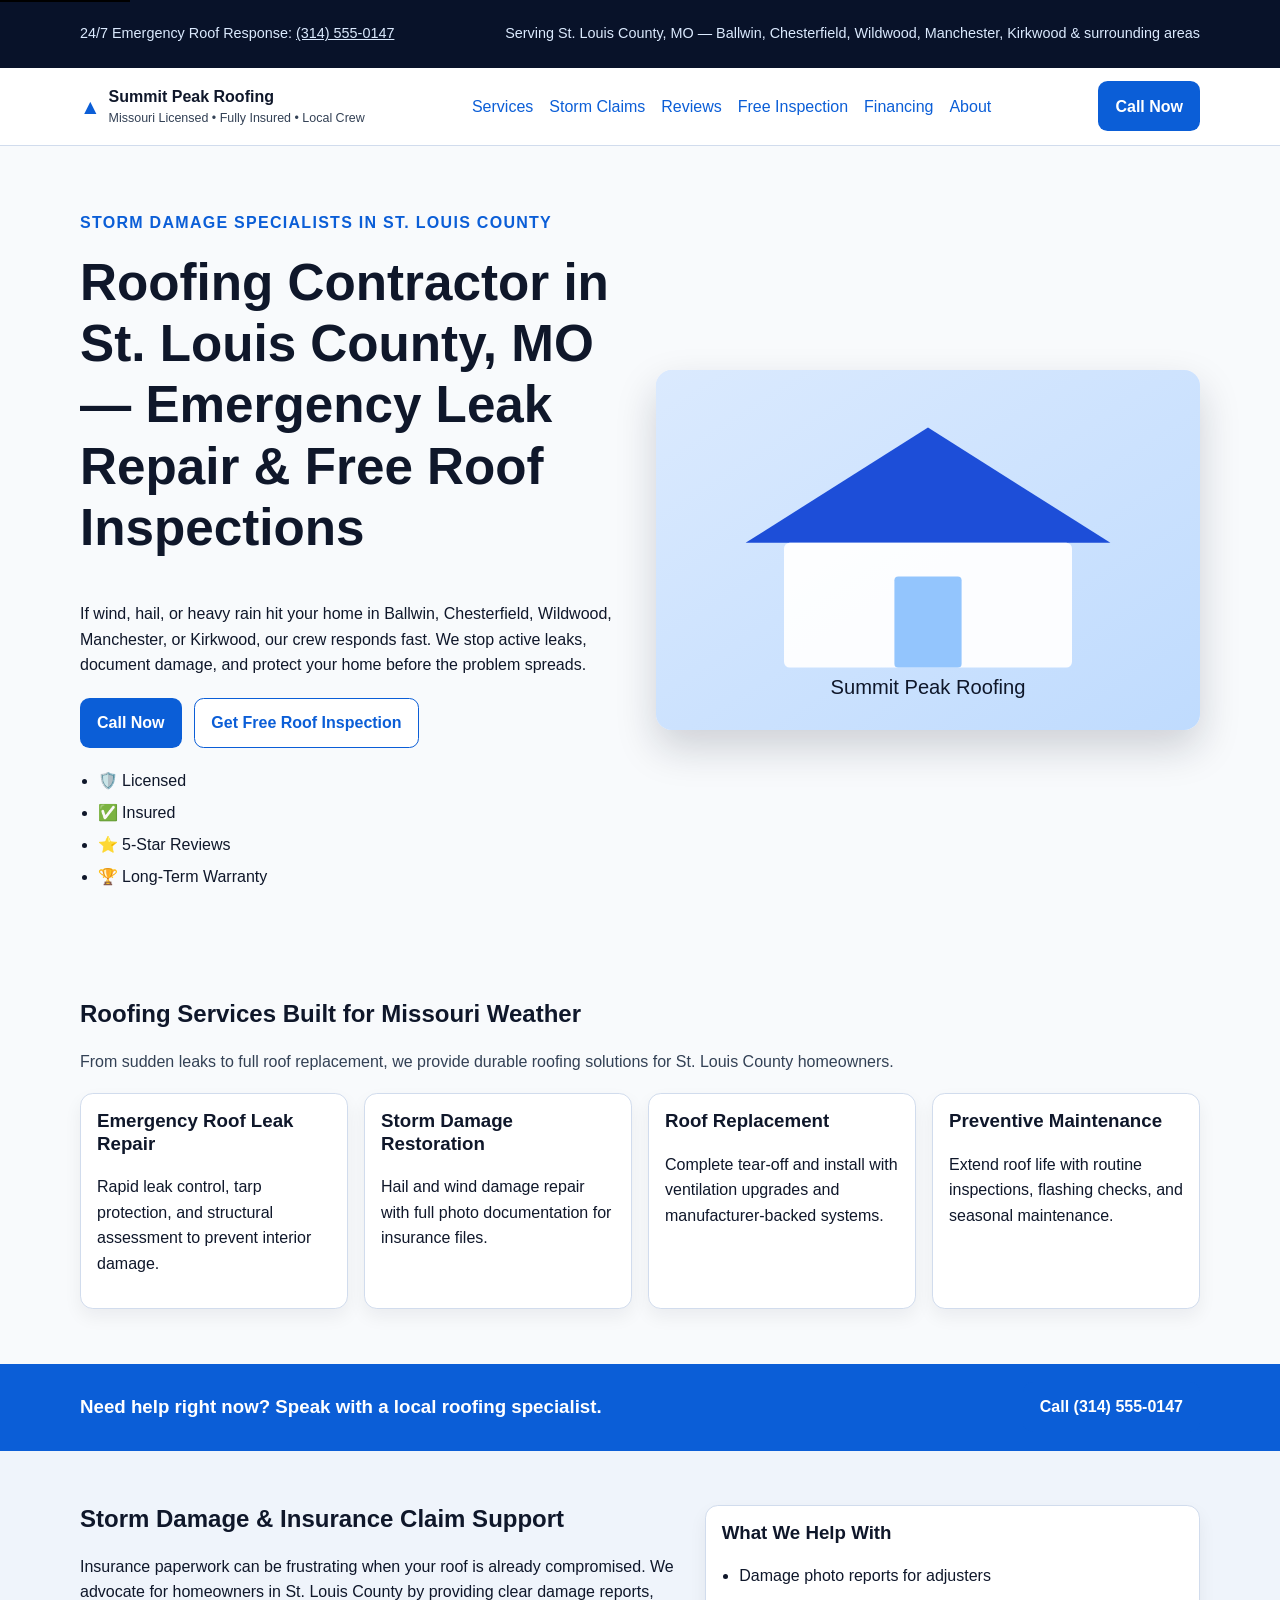
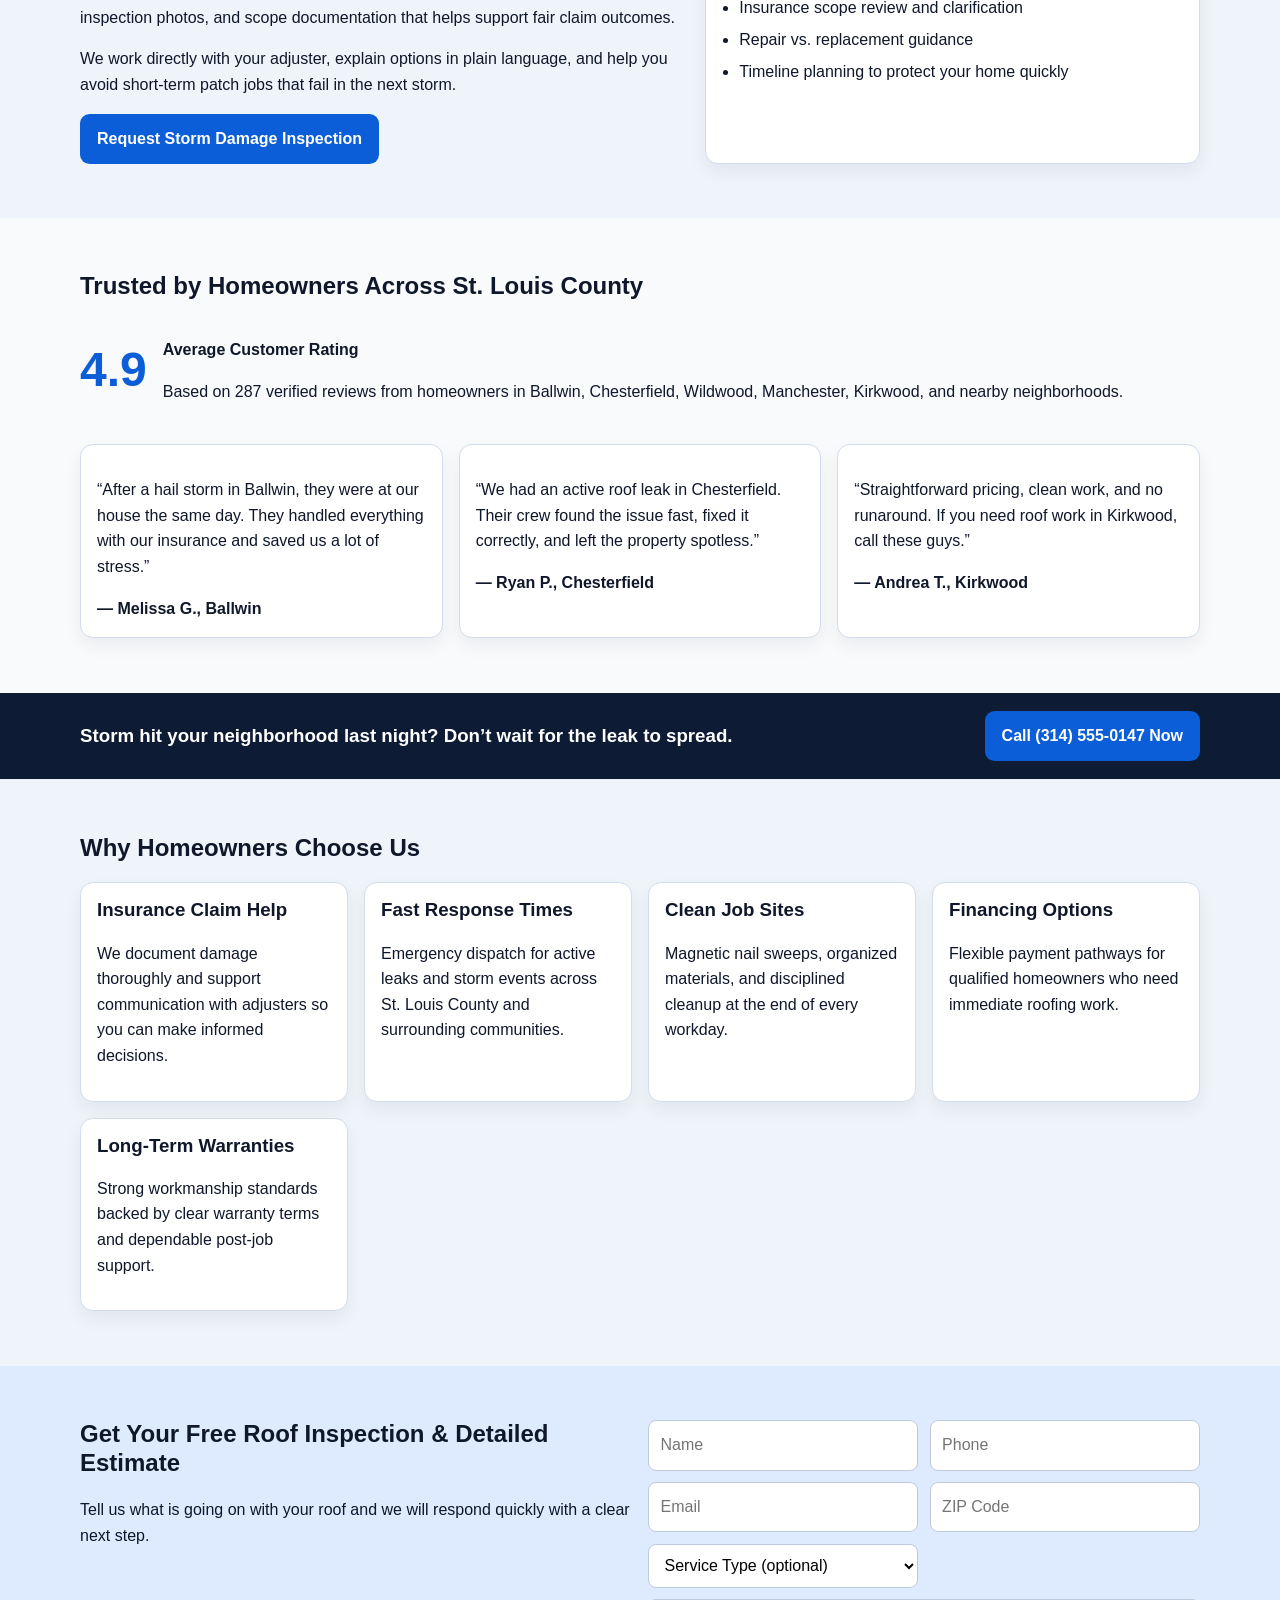
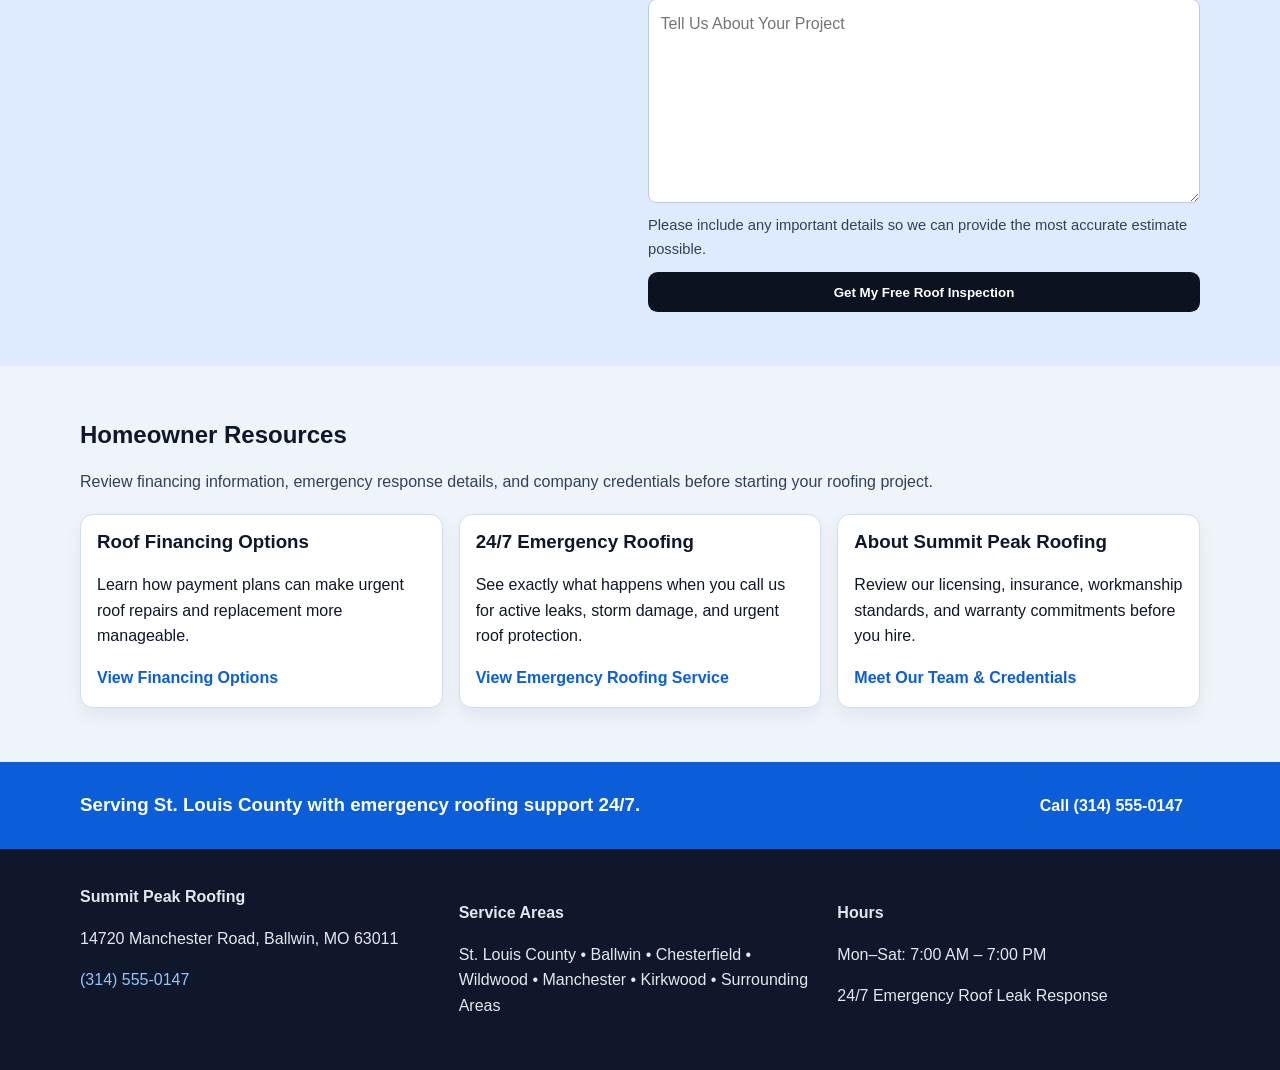
<file: index.html>
<!doctype html>
<html lang="en">
<head>
  <meta charset="UTF-8" />
  <meta name="viewport" content="width=device-width, initial-scale=1.0" />
  <title>Roofing Contractor in St. Louis County, MO | Storm Damage & Leak Repair</title>
  <meta name="description" content="Need a roofing contractor in St. Louis County, MO? We handle storm damage, leaks, repairs, replacements, and insurance claims in Ballwin, Chesterfield, Wildwood, Manchester, Kirkwood, and surrounding areas." />
  <link rel="preconnect" href="https://images.unsplash.com" />
  <link rel="stylesheet" href="styles.css" />
  <script type="application/ld+json">
  {
    "@context": "https://schema.org",
    "@type": "RoofingContractor",
    "name": "Summit Peak Roofing",
    "image": "https://images.unsplash.com/photo-1632759145351-1d59209f58f7?auto=format&fit=crop&w=1200&q=80",
    "telephone": "+1-314-555-0147",
    "priceRange": "$$",
    "address": {
      "@type": "PostalAddress",
      "streetAddress": "14720 Manchester Road",
      "addressLocality": "Ballwin",
      "addressRegion": "MO",
      "postalCode": "63011",
      "addressCountry": "US"
    },
    "areaServed": [
      "St. Louis County, Missouri",
      "Ballwin, Missouri",
      "Chesterfield, Missouri",
      "Wildwood, Missouri",
      "Manchester, Missouri",
      "Kirkwood, Missouri"
    ],
    "url": "https://example.com",
    "openingHours": "Mo-Sa 07:00-19:00",
    "sameAs": []
  }
  </script>
</head>
<body>
  <a class="skip-link" href="#main">Skip to content</a>

  <div class="topbar">
    <div class="container topbar-content">
      <p>24/7 Emergency Roof Response: <a href="tel:+13145550147">(314) 555-0147</a></p>
      <p>Serving St. Louis County, MO — Ballwin, Chesterfield, Wildwood, Manchester, Kirkwood & surrounding areas</p>
    </div>
  </div>

  <header class="site-header">
    <div class="container header-content">
      <div class="brand">
        <span class="brand-mark">▲</span>
        <div>
          <p class="brand-title">Summit Peak Roofing</p>
          <p class="brand-subtitle">Missouri Licensed • Fully Insured • Local Crew</p>
        </div>
      </div>

      <nav aria-label="Main Navigation">
        <ul class="nav-list">
          <li><a href="#services">Services</a></li>
          <li><a href="#storm-claims">Storm Claims</a></li>
          <li><a href="#reviews">Reviews</a></li>
          <li><a href="#estimate">Free Inspection</a></li>
          <li><a href="financing.html">Financing</a></li>
          <li><a href="about.html">About</a></li>
        </ul>
      </nav>

      <a class="btn btn-primary" href="tel:+13145550147">Call Now</a>
    </div>
  </header>

  <main id="main">
    <section class="hero">
      <div class="container hero-grid">
        <div class="hero-copy">
          <p class="eyebrow">Storm Damage Specialists in St. Louis County</p>
          <h1>Roofing Contractor in St. Louis County, MO — Emergency Leak Repair & Free Roof Inspections</h1>
          <p>
            If wind, hail, or heavy rain hit your home in Ballwin, Chesterfield, Wildwood, Manchester, or Kirkwood,
            our crew responds fast. We stop active leaks, document damage, and protect your home before the problem spreads.
          </p>
          <div class="hero-actions">
            <a class="btn btn-primary" href="tel:+13145550147">Call Now</a>
            <a class="btn btn-outline" href="#estimate">Get Free Roof Inspection</a>
          </div>
          <ul class="trust-list" aria-label="Trust badges">
            <li>🛡️ Licensed</li>
            <li>✅ Insured</li>
            <li>⭐ 5-Star Reviews</li>
            <li>🏆 Long-Term Warranty</li>
          </ul>
        </div>
        <img
          src="https://images.unsplash.com/photo-1632759145351-1d59209f58f7?auto=format&fit=crop&w=1200&q=80"
          onerror="this.onerror=null;this.src='assets/images/roof-placeholder.svg'"
          alt="St. Louis County roofing crew replacing storm-damaged shingles"
          loading="eager"
          class="hero-image"
        />
      </div>
    </section>

    <section id="services" class="section">
      <div class="container">
        <h2>Roofing Services Built for Missouri Weather</h2>
        <p class="section-intro">From sudden leaks to full roof replacement, we provide durable roofing solutions for St. Louis County homeowners.</p>
        <div class="service-grid">
          <article class="card">
            <h3>Emergency Roof Leak Repair</h3>
            <p>Rapid leak control, tarp protection, and structural assessment to prevent interior damage.</p>
          </article>
          <article class="card">
            <h3>Storm Damage Restoration</h3>
            <p>Hail and wind damage repair with full photo documentation for insurance files.</p>
          </article>
          <article class="card">
            <h3>Roof Replacement</h3>
            <p>Complete tear-off and install with ventilation upgrades and manufacturer-backed systems.</p>
          </article>
          <article class="card">
            <h3>Preventive Maintenance</h3>
            <p>Extend roof life with routine inspections, flashing checks, and seasonal maintenance.</p>
          </article>
        </div>
      </div>
    </section>

    <section class="cta-band">
      <div class="container cta-band-content">
        <h3>Need help right now? Speak with a local roofing specialist.</h3>
        <a class="btn btn-primary" href="tel:+13145550147">Call (314) 555-0147</a>
      </div>
    </section>

    <section id="storm-claims" class="section section-muted">
      <div class="container two-col">
        <div>
          <h2>Storm Damage & Insurance Claim Support</h2>
          <p>
            Insurance paperwork can be frustrating when your roof is already compromised. We advocate for homeowners
            in St. Louis County by providing clear damage reports, inspection photos, and scope documentation that helps
            support fair claim outcomes.
          </p>
          <p>
            We work directly with your adjuster, explain options in plain language, and help you avoid short-term patch jobs
            that fail in the next storm.
          </p>
          <a class="btn btn-primary" href="#estimate">Request Storm Damage Inspection</a>
        </div>
        <div class="card">
          <h3>What We Help With</h3>
          <ul class="trust-list compact">
            <li>Damage photo reports for adjusters</li>
            <li>Insurance scope review and clarification</li>
            <li>Repair vs. replacement guidance</li>
            <li>Timeline planning to protect your home quickly</li>
          </ul>
        </div>
      </div>
    </section>

    <section id="reviews" class="section">
      <div class="container">
        <h2>Trusted by Homeowners Across St. Louis County</h2>
        <div class="rating-summary">
          <p class="rating-score">4.9</p>
          <div>
            <p class="rating-label">Average Customer Rating</p>
            <p>Based on 287 verified reviews from homeowners in Ballwin, Chesterfield, Wildwood, Manchester, Kirkwood, and nearby neighborhoods.</p>
          </div>
        </div>

        <div class="testimonial-grid">
          <article class="card">
            <p>“After a hail storm in Ballwin, they were at our house the same day. They handled everything with our insurance and saved us a lot of stress.”</p>
            <p class="author">— Melissa G., Ballwin</p>
          </article>
          <article class="card">
            <p>“We had an active roof leak in Chesterfield. Their crew found the issue fast, fixed it correctly, and left the property spotless.”</p>
            <p class="author">— Ryan P., Chesterfield</p>
          </article>
          <article class="card">
            <p>“Straightforward pricing, clean work, and no runaround. If you need roof work in Kirkwood, call these guys.”</p>
            <p class="author">— Andrea T., Kirkwood</p>
          </article>
        </div>
      </div>
    </section>

    <section class="cta-band cta-band-dark">
      <div class="container cta-band-content">
        <h3>Storm hit your neighborhood last night? Don’t wait for the leak to spread.</h3>
        <a class="btn btn-primary" href="tel:+13145550147">Call (314) 555-0147 Now</a>
      </div>
    </section>

    <section id="why-us" class="section section-muted">
      <div class="container">
        <h2>Why Homeowners Choose Us</h2>
        <div class="badge-grid">
          <article class="card">
            <h3>Insurance Claim Help</h3>
            <p>We document damage thoroughly and support communication with adjusters so you can make informed decisions.</p>
          </article>
          <article class="card">
            <h3>Fast Response Times</h3>
            <p>Emergency dispatch for active leaks and storm events across St. Louis County and surrounding communities.</p>
          </article>
          <article class="card">
            <h3>Clean Job Sites</h3>
            <p>Magnetic nail sweeps, organized materials, and disciplined cleanup at the end of every workday.</p>
          </article>
          <article class="card">
            <h3>Financing Options</h3>
            <p>Flexible payment pathways for qualified homeowners who need immediate roofing work.</p>
          </article>
          <article class="card">
            <h3>Long-Term Warranties</h3>
            <p>Strong workmanship standards backed by clear warranty terms and dependable post-job support.</p>
          </article>
        </div>
      </div>
    </section>

    <section id="estimate" class="section section-accent">
      <div class="container estimate-content">
        <div>
          <h2>Get Your Free Roof Inspection & Detailed Estimate</h2>
          <p>Tell us what is going on with your roof and we will respond quickly with a clear next step.</p>
        </div>
        <form class="estimate-form" aria-label="Get free estimate form">
          <input type="text" name="fullName" placeholder="Name" required />
          <input type="tel" name="phone" placeholder="Phone" required />
          <input type="email" name="email" placeholder="Email" required />
          <input type="text" name="zip" placeholder="ZIP Code" required />
          <select name="serviceType" aria-label="Service type (optional)">
            <option value="" selected>Service Type (optional)</option>
            <option value="storm-damage">Storm Damage</option>
            <option value="leak-repair">Leak Repair</option>
            <option value="roof-replacement">Roof Replacement</option>
            <option value="roof-inspection">Roof Inspection</option>
            <option value="other">Other</option>
          </select>
          <textarea name="projectDetails" rows="7" placeholder="Tell Us About Your Project" required></textarea>
          <p class="helper-text">Please include any important details so we can provide the most accurate estimate possible.</p>
          <button class="btn btn-dark" type="submit">Get My Free Roof Inspection</button>
        </form>
      </div>
    </section>


    <section id="resources" class="section section-muted">
      <div class="container">
        <h2>Homeowner Resources</h2>
        <p class="section-intro">Review financing information, emergency response details, and company credentials before starting your roofing project.</p>
        <div class="badge-grid">
          <article class="card">
            <h3>Roof Financing Options</h3>
            <p>Learn how payment plans can make urgent roof repairs and replacement more manageable.</p>
            <a href="financing.html"><strong>View Financing Options</strong></a>
          </article>
          <article class="card">
            <h3>24/7 Emergency Roofing</h3>
            <p>See exactly what happens when you call us for active leaks, storm damage, and urgent roof protection.</p>
            <a href="emergency-roofing.html"><strong>View Emergency Roofing Service</strong></a>
          </article>
          <article class="card">
            <h3>About Summit Peak Roofing</h3>
            <p>Review our licensing, insurance, workmanship standards, and warranty commitments before you hire.</p>
            <a href="about.html"><strong>Meet Our Team & Credentials</strong></a>
          </article>
        </div>
      </div>
    </section>

    <section class="cta-band">
      <div class="container cta-band-content">
        <h3>Serving St. Louis County with emergency roofing support 24/7.</h3>
        <a class="btn btn-primary" href="tel:+13145550147">Call (314) 555-0147</a>
      </div>
    </section>
  </main>

  <footer class="site-footer">
    <div class="container footer-grid">
      <div>
        <p class="brand-title">Summit Peak Roofing</p>
        <p>14720 Manchester Road, Ballwin, MO 63011</p>
        <p><a href="tel:+13145550147">(314) 555-0147</a></p>
      </div>
      <div>
        <p><strong>Service Areas</strong></p>
        <p>St. Louis County • Ballwin • Chesterfield • Wildwood • Manchester • Kirkwood • Surrounding Areas</p>
      </div>
      <div>
        <p><strong>Hours</strong></p>
        <p>Mon–Sat: 7:00 AM – 7:00 PM</p>
        <p>24/7 Emergency Roof Leak Response</p>
      </div>
    </div>
  </footer>
</body>
</html>
</file>
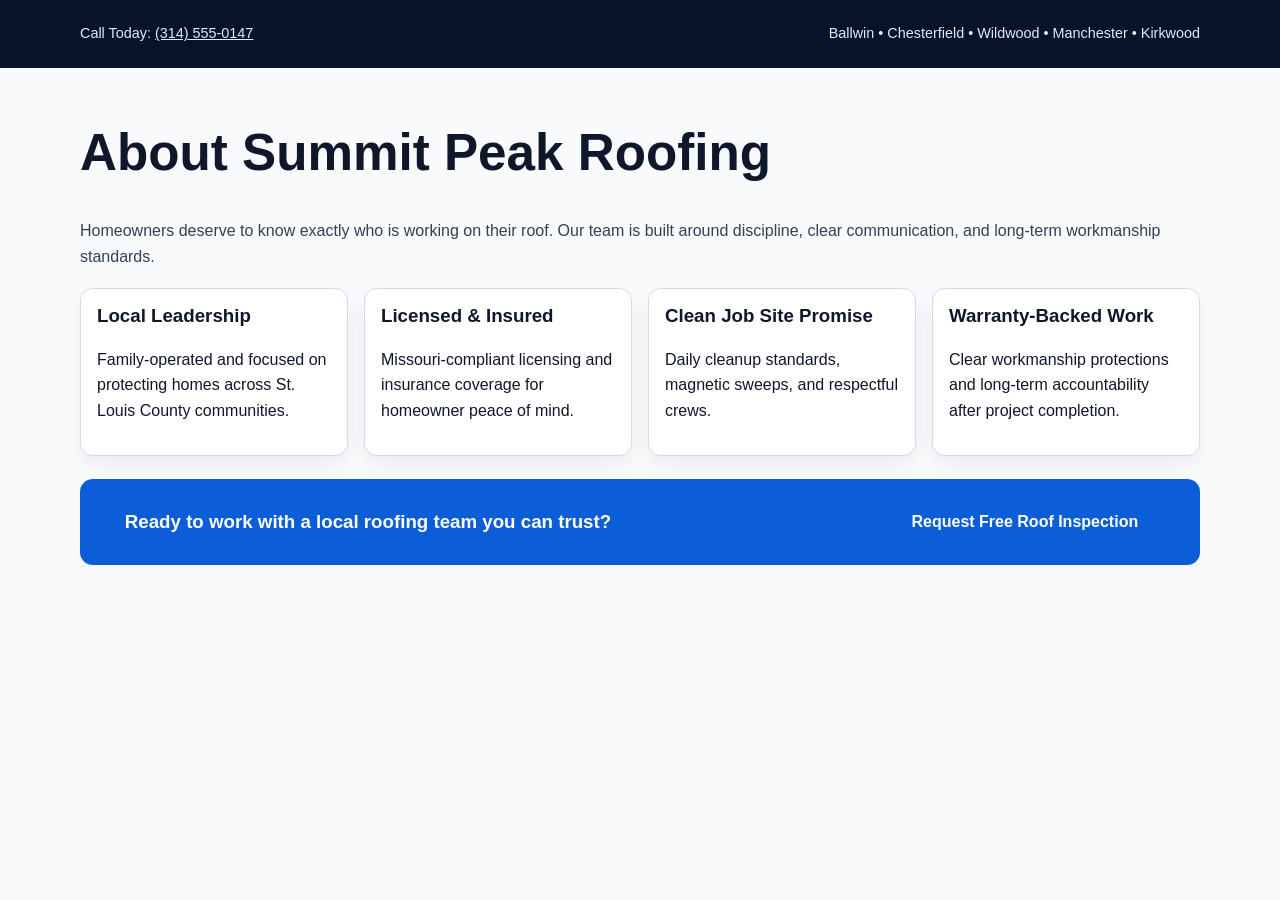
<file: about.html>
<!doctype html>
<html lang="en">
<head>
  <meta charset="UTF-8" />
  <meta name="viewport" content="width=device-width, initial-scale=1.0" />
  <title>About Summit Peak Roofing | Licensed & Insured Missouri Roofers</title>
  <meta name="description" content="Meet the Summit Peak Roofing team serving St. Louis County, MO. Licensed, insured, and focused on clean job sites and long-term warranties." />
  <link rel="stylesheet" href="styles.css" />
</head>
<body>
  <div class="topbar">
    <div class="container topbar-content">
      <p>Call Today: <a href="tel:+13145550147">(314) 555-0147</a></p>
      <p>Ballwin • Chesterfield • Wildwood • Manchester • Kirkwood</p>
    </div>
  </div>

  <main class="section">
    <div class="container">
            <h1>About Summit Peak Roofing</h1>
      <p class="section-intro">Homeowners deserve to know exactly who is working on their roof. Our team is built around discipline, clear communication, and long-term workmanship standards.</p>

      <div class="badge-grid">
        <article class="card">
          <h3>Local Leadership</h3>
          <p>Family-operated and focused on protecting homes across St. Louis County communities.</p>
        </article>
        <article class="card">
          <h3>Licensed & Insured</h3>
          <p>Missouri-compliant licensing and insurance coverage for homeowner peace of mind.</p>
        </article>
        <article class="card">
          <h3>Clean Job Site Promise</h3>
          <p>Daily cleanup standards, magnetic sweeps, and respectful crews.</p>
        </article>
        <article class="card">
          <h3>Warranty-Backed Work</h3>
          <p>Clear workmanship protections and long-term accountability after project completion.</p>
        </article>
      </div>

      <section class="cta-band" style="margin-top:1.4rem;border-radius:.8rem;">
        <div class="container cta-band-content">
          <h3>Ready to work with a local roofing team you can trust?</h3>
          <a class="btn btn-primary" href="index.html#estimate">Request Free Roof Inspection</a>
        </div>
      </section>
    </div>
  </main>
</body>
</html>
</file>
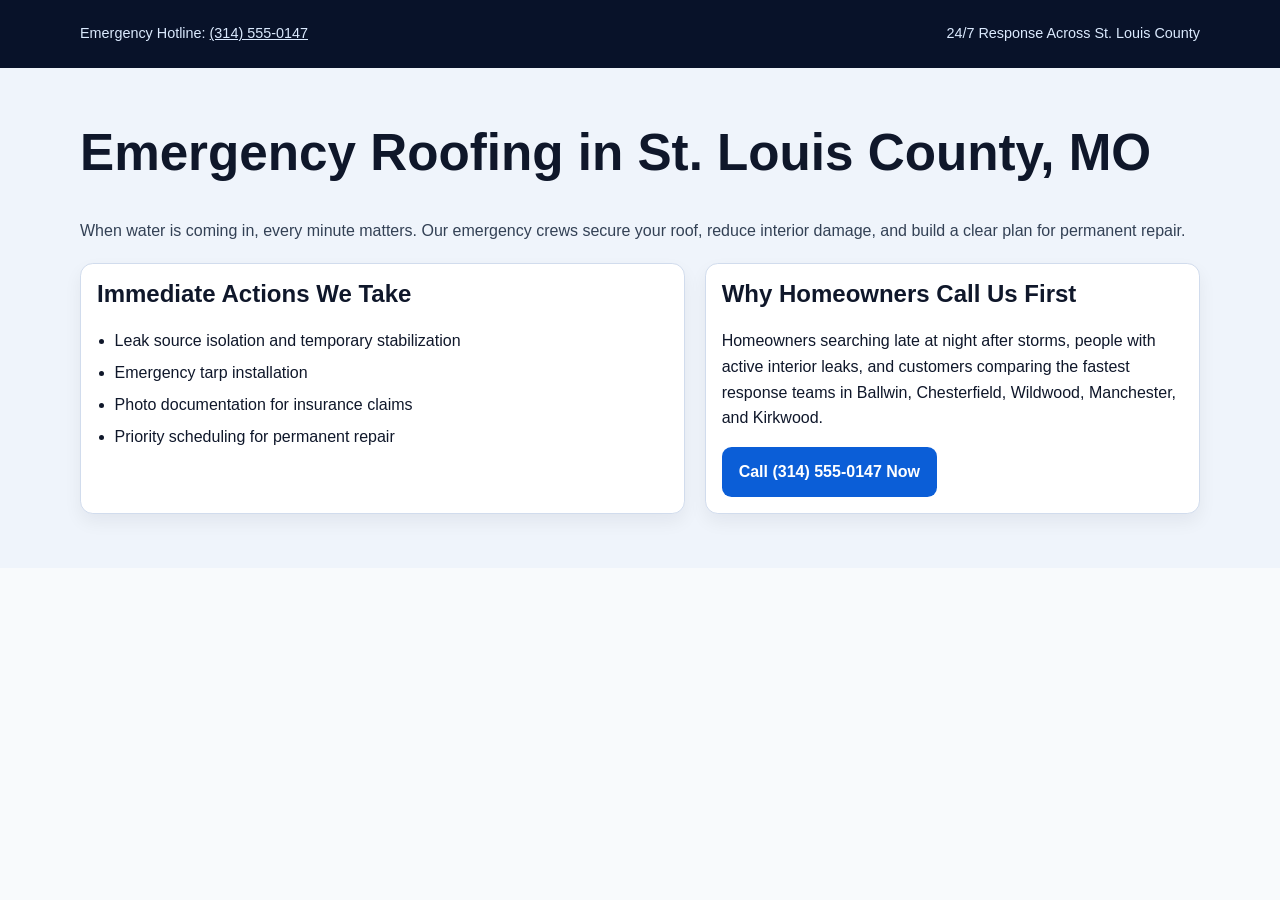
<file: emergency-roofing.html>
<!doctype html>
<html lang="en">
<head>
  <meta charset="UTF-8" />
  <meta name="viewport" content="width=device-width, initial-scale=1.0" />
  <title>Emergency Roofing Service | St. Louis County, MO</title>
  <meta name="description" content="Emergency roof leak and storm response in St. Louis County, MO. Call now for rapid roof stabilization and damage control." />
  <link rel="stylesheet" href="styles.css" />
</head>
<body>
  <div class="topbar">
    <div class="container topbar-content">
      <p>Emergency Hotline: <a href="tel:+13145550147">(314) 555-0147</a></p>
      <p>24/7 Response Across St. Louis County</p>
    </div>
  </div>

  <main class="section section-muted">
    <div class="container">
            <h1>Emergency Roofing in St. Louis County, MO</h1>
      <p class="section-intro">When water is coming in, every minute matters. Our emergency crews secure your roof, reduce interior damage, and build a clear plan for permanent repair.</p>

      <div class="two-col">
        <div class="card">
          <h2>Immediate Actions We Take</h2>
          <ul class="trust-list compact">
            <li>Leak source isolation and temporary stabilization</li>
            <li>Emergency tarp installation</li>
            <li>Photo documentation for insurance claims</li>
            <li>Priority scheduling for permanent repair</li>
          </ul>
        </div>
        <div class="card">
          <h2>Why Homeowners Call Us First</h2>
          <p>Homeowners searching late at night after storms, people with active interior leaks, and customers comparing the fastest response teams in Ballwin, Chesterfield, Wildwood, Manchester, and Kirkwood.</p>
          <a class="btn btn-primary" href="tel:+13145550147">Call (314) 555-0147 Now</a>
        </div>
      </div>
    </div>
  </main>
</body>
</html>
</file>
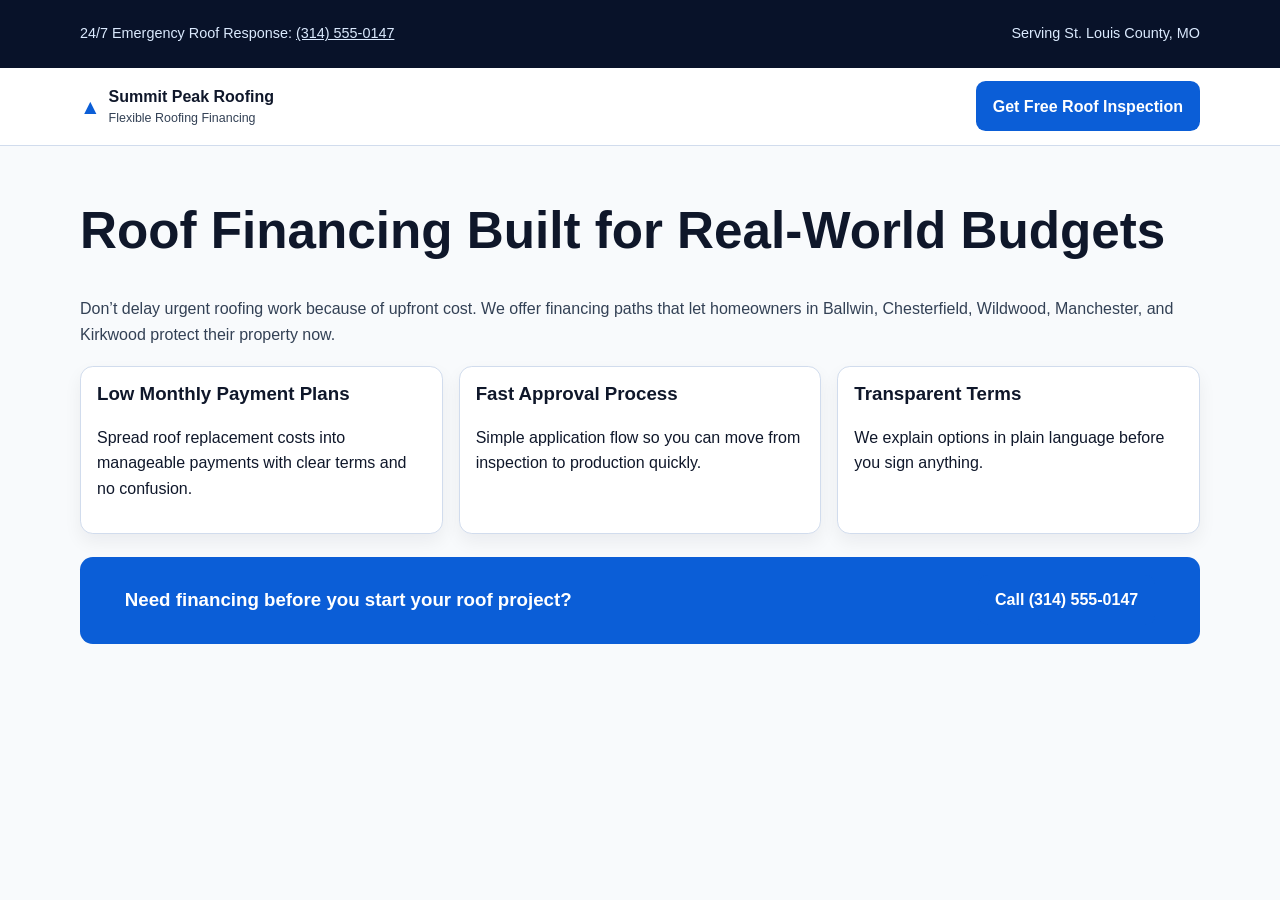
<file: financing.html>
<!doctype html>
<html lang="en">
<head>
  <meta charset="UTF-8" />
  <meta name="viewport" content="width=device-width, initial-scale=1.0" />
  <title>Roof Financing Options | Summit Peak Roofing St. Louis County, MO</title>
  <meta name="description" content="Flexible roof financing for St. Louis County homeowners. Get your roof repaired or replaced now with practical monthly payment options." />
  <link rel="stylesheet" href="styles.css" />
</head>
<body>
  <div class="topbar">
    <div class="container topbar-content">
      <p>24/7 Emergency Roof Response: <a href="tel:+13145550147">(314) 555-0147</a></p>
      <p>Serving St. Louis County, MO</p>
    </div>
  </div>

  <header class="site-header">
    <div class="container header-content">
      <div class="brand">
        <span class="brand-mark">▲</span>
        <div>
          <p class="brand-title">Summit Peak Roofing</p>
          <p class="brand-subtitle">Flexible Roofing Financing</p>
        </div>
      </div>
      <a class="btn btn-primary" href="index.html#estimate">Get Free Roof Inspection</a>
    </div>
  </header>

  <main class="section">
    <div class="container">
            <h1>Roof Financing Built for Real-World Budgets</h1>
      <p class="section-intro">Don’t delay urgent roofing work because of upfront cost. We offer financing paths that let homeowners in Ballwin, Chesterfield, Wildwood, Manchester, and Kirkwood protect their property now.</p>

      <div class="badge-grid">
        <article class="card">
          <h3>Low Monthly Payment Plans</h3>
          <p>Spread roof replacement costs into manageable payments with clear terms and no confusion.</p>
        </article>
        <article class="card">
          <h3>Fast Approval Process</h3>
          <p>Simple application flow so you can move from inspection to production quickly.</p>
        </article>
        <article class="card">
          <h3>Transparent Terms</h3>
          <p>We explain options in plain language before you sign anything.</p>
        </article>
      </div>

      <section class="cta-band" style="margin-top:1.4rem;border-radius:.8rem;">
        <div class="container cta-band-content">
          <h3>Need financing before you start your roof project?</h3>
          <a class="btn btn-primary" href="tel:+13145550147">Call (314) 555-0147</a>
        </div>
      </section>
    </div>
  </main>
</body>
</html>
</file>
<file: styles.css>
:root {
  --bg: #f8fafc;
  --text: #0f172a;
  --muted: #334155;
  --brand: #0b5ed7;
  --brand-dark: #0a4cb0;
  --accent: #deebff;
  --card: #ffffff;
  --line: #d1dced;
  --dark: #0b1220;
}

html {
  scroll-behavior: smooth;
}

@media (prefers-reduced-motion: reduce) {
  html {
    scroll-behavior: auto;
  }
}

* {
  box-sizing: border-box;
}

body {
  margin: 0;
  font-family: Inter, "Segoe UI", Roboto, Helvetica, Arial, sans-serif;
  background: var(--bg);
  color: var(--text);
  line-height: 1.6;
}

a {
  color: var(--brand);
  text-decoration: none;
}

.container {
  width: min(1120px, 92%);
  margin: 0 auto;
}

.skip-link {
  position: absolute;
  top: -40px;
  left: 0;
  background: #000;
  color: #fff;
  padding: 0.5rem 0.75rem;
}

.skip-link:focus {
  top: 0;
}

.topbar {
  background: #081229;
  color: #dbeafe;
  font-size: 0.9rem;
}

.topbar-content {
  display: flex;
  justify-content: space-between;
  gap: 1rem;
  padding: 0.5rem 0;
}

.topbar a {
  color: #dbeafe;
  text-decoration: underline;
}

.site-header {
  position: sticky;
  top: 0;
  z-index: 10;
  background: rgba(255, 255, 255, 0.96);
  border-bottom: 1px solid var(--line);
  backdrop-filter: blur(7px);
}

.header-content {
  display: flex;
  align-items: center;
  justify-content: space-between;
  gap: 1rem;
  padding: 0.85rem 0;
}

.brand {
  display: flex;
  align-items: center;
  gap: 0.5rem;
}

.brand-mark {
  color: var(--brand);
  font-size: 1.3rem;
}

.brand-title {
  margin: 0;
  font-weight: 700;
}

.brand-subtitle {
  margin: 0;
  font-size: 0.78rem;
  color: var(--muted);
}

.nav-list {
  margin: 0;
  padding: 0;
  list-style: none;
  display: flex;
  gap: 1rem;
}

.btn {
  display: inline-block;
  border-radius: 0.6rem;
  padding: 0.7rem 1rem;
  font-weight: 700;
  border: 1px solid transparent;
}

.btn-primary {
  background: var(--brand);
  color: #fff;
}

.btn-primary:hover {
  background: var(--brand-dark);
}

.btn-outline {
  border-color: var(--brand);
  color: var(--brand);
  background: #fff;
}

.btn-dark {
  background: var(--dark);
  color: #fff;
}

.hero {
  padding: 3rem 0 2.5rem;
}

.hero-grid {
  display: grid;
  grid-template-columns: 1fr 1fr;
  gap: 2rem;
  align-items: center;
}

.eyebrow {
  text-transform: uppercase;
  font-weight: 800;
  letter-spacing: 0.08em;
  color: var(--brand);
}

h1,
h2,
h3 {
  line-height: 1.2;
  margin-top: 0;
}

h1 {
  font-size: clamp(2rem, 4.5vw, 3.2rem);
}

.hero-image {
  width: 100%;
  border-radius: 1rem;
  min-height: 360px;
  object-fit: cover;
  background: linear-gradient(135deg, #d7e4ff, #eef4ff);
  box-shadow: 0 18px 40px rgba(15, 23, 42, 0.18);
}

.hero-actions {
  display: flex;
  flex-wrap: wrap;
  gap: 0.8rem;
  margin: 1.25rem 0;
}

.trust-list {
  display: grid;
  gap: 0.4rem;
  padding-left: 1.1rem;
}

.trust-list.compact {
  margin: 0;
}

.section {
  padding: 3.4rem 0;
  scroll-margin-top: 6.25rem;
}

.section-muted {
  background: #eff4fb;
}

.section-accent {
  background: var(--accent);
}

.section-intro {
  color: var(--muted);
  margin-bottom: 1.2rem;
}

.cta-band {
  background: #0b5ed7;
  color: #fff;
  padding: 1.15rem 0;
}

.cta-band-dark {
  background: #0d1b35;
}

.cta-band-content {
  display: flex;
  align-items: center;
  justify-content: space-between;
  gap: 1rem;
}

.cta-band h3 {
  margin: 0;
}

.rating-summary {
  display: flex;
  align-items: center;
  gap: 1rem;
  margin: 1rem 0 1.5rem;
}

.rating-score {
  margin: 0;
  font-size: 3rem;
  font-weight: 800;
  color: var(--brand);
}

.rating-label {
  font-weight: 700;
  margin-bottom: 0.2rem;
}

.testimonial-grid,
.service-grid,
.badge-grid,
.footer-grid {
  display: grid;
  gap: 1rem;
}

.testimonial-grid,
.service-grid,
.badge-grid {
  grid-template-columns: repeat(auto-fit, minmax(220px, 1fr));
}

.card {
  background: var(--card);
  border: 1px solid var(--line);
  border-radius: 0.8rem;
  padding: 1rem;
  box-shadow: 0 8px 18px rgba(15, 23, 42, 0.06);
}

.author {
  font-weight: 700;
  margin-bottom: 0;
}

.two-col {
  display: grid;
  grid-template-columns: 1.1fr 0.9fr;
  gap: 1.2rem;
}

.form {
  display: grid;
  gap: 0.7rem;
}

label {
  display: grid;
  gap: 0.3rem;
  font-weight: 600;
}

input,
select,
textarea {
  width: 100%;
  border: 1px solid #bec9db;
  border-radius: 0.5rem;
  padding: 0.72rem;
  font: inherit;
  background: #fff;
}

textarea {
  resize: vertical;
}

.estimate-content {
  display: grid;
  grid-template-columns: 1fr 1fr;
  gap: 1rem;
  align-items: start;
}

.estimate-form {
  display: grid;
  grid-template-columns: 1fr 1fr;
  gap: 0.7rem;
}

.helper-text {
  margin: 0;
  grid-column: span 2;
  color: var(--muted);
  font-size: 0.92rem;
}

.estimate-form textarea,
.estimate-form .helper-text,
.estimate-form .btn {
  grid-column: span 2;
}

.site-footer {
  background: #0f172a;
  color: #e2e8f0;
  padding: 2.2rem 0;
}

.site-footer a {
  color: #93c5fd;
}

.footer-grid {
  grid-template-columns: repeat(auto-fit, minmax(220px, 1fr));
}

@media (max-width: 900px) {
  .nav-list {
    display: none;
  }

  .hero-grid,
  .two-col,
  .estimate-content,
  .estimate-form,
  .cta-band-content {
    grid-template-columns: 1fr;
  }

  .cta-band-content {
    display: grid;
  }

  .estimate-form textarea,
  .estimate-form .helper-text,
  .estimate-form .btn {
    grid-column: auto;
  }

  .topbar-content {
    flex-direction: column;
    gap: 0.2rem;
  }
}
</file>
